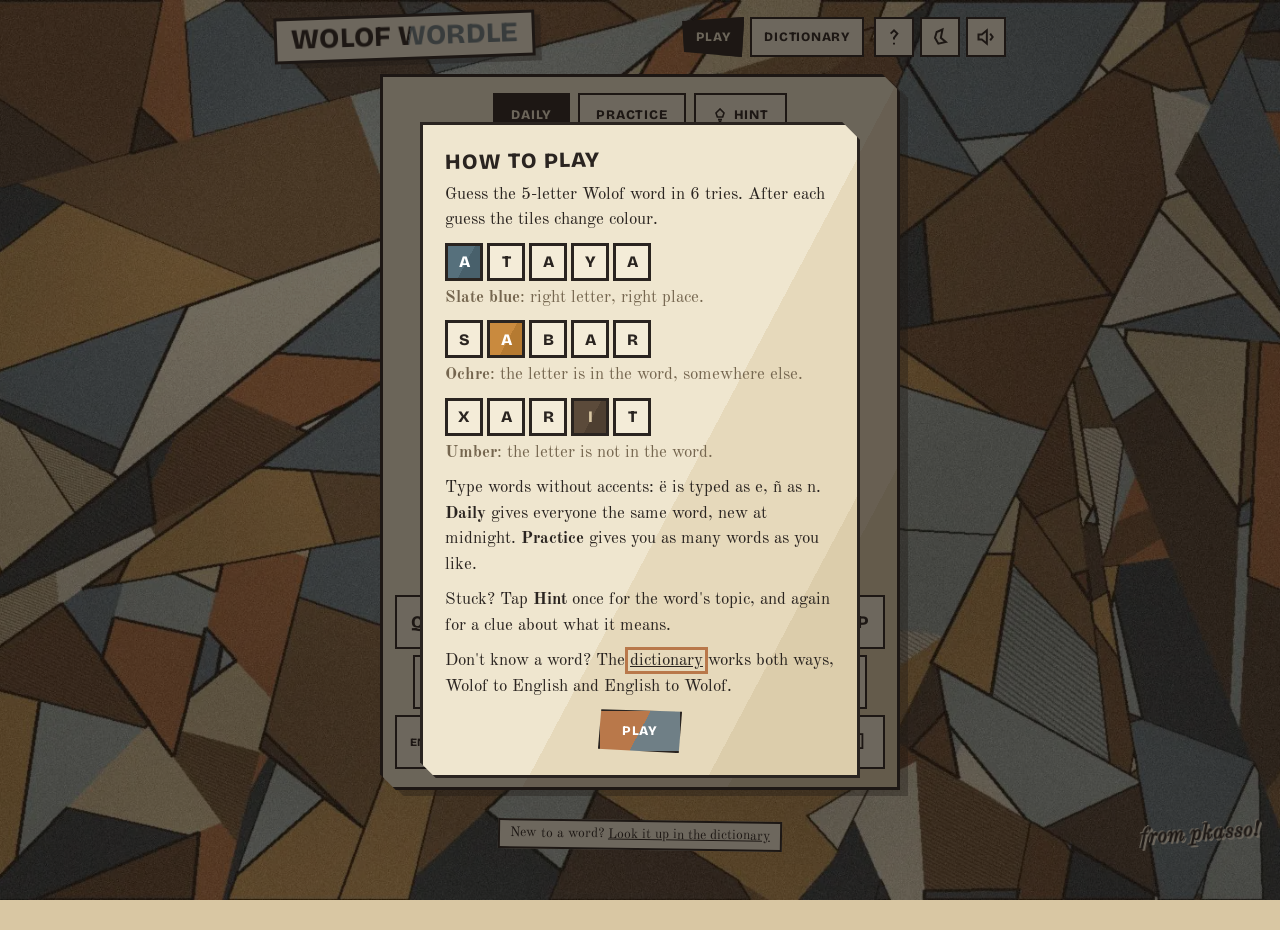
<file: index.html>
<!DOCTYPE html>
<html lang="en">
<head>
  <meta charset="utf-8">
  <meta name="viewport" content="width=device-width, initial-scale=1, maximum-scale=1">
  <title>Wolof Wordle: guess today's Wolof word</title>
  <meta name="description" content="Guess today's 5-letter Wolof word in six tries, then look up any Wolof word in the free Wolof-English dictionary.">
  <meta property="og:title" content="Wolof Wordle">
  <meta property="og:description" content="Guess today's 5-letter Wolof word in six tries. With a Wolof-English dictionary.">
  <meta name="theme-color" content="#d9c7a3">
  <link rel="manifest" href="manifest.webmanifest">
  <link rel="icon" href="icon.svg" type="image/svg+xml">
  <link rel="preload" href="assets/fonts/bricolage-grotesque-800.woff2" as="font" type="font/woff2" crossorigin>
  <script src="assets/theme.js"></script>
  <link rel="stylesheet" href="assets/site.css?v=2">
  <style>
    main { display: flex; flex-direction: column; align-items: center; }
    .game { width: 100%; max-width: 520px; display: flex; flex-direction: column; align-items: center; padding: 16px 12px 18px; }
    .modes { display: flex; gap: 8px; margin-bottom: 8px; }
    #sub { margin: 0 0 12px; font-style: italic; }

    .board { display: grid; gap: 7px; margin-bottom: 18px; }
    .rowg { display: grid; grid-template-columns: repeat(5, 1fr); gap: 7px; }
    .rowg.shake { animation: shake .35s; }
    @keyframes shake { 20%, 60% { transform: translateX(-7px) rotate(-1deg); } 40%, 80% { transform: translateX(7px) rotate(1deg); } }
    .tileg {
      width: min(15vw, 60px); height: min(15vw, 60px); display: grid; place-items: center;
      font: 800 clamp(1.25rem, 6vw, 1.9rem) var(--display); text-transform: uppercase;
      background: var(--plaque); border: var(--line-w) solid color-mix(in srgb, var(--line) 35%, transparent); color: var(--ink);
    }
    .tileg.filled { border-color: var(--line); animation: pop .12s; }
    @keyframes pop { 50% { transform: scale(1.08) rotate(-2deg); } }
    /* two planes per tile, seen from two sides at once */
    .tileg.ok   { background: linear-gradient(118deg, var(--ok) 0 55%, var(--ok-2) 55%); border-color: var(--line); color: var(--tile-on); }
    .tileg.near { background: linear-gradient(118deg, var(--near) 0 55%, var(--near-2) 55%); border-color: var(--line); color: var(--tile-on); }
    .tileg.no   { background: linear-gradient(118deg, var(--no) 0 55%, var(--no-2) 55%); border-color: var(--line); color: var(--no-ink); }
    .tileg.flip { animation: flip .36s ease-in-out both; }
    @keyframes flip { 50% { transform: rotateX(90deg); } }
    .rowg.won .tileg { animation: hop .5s ease both; }
    .rowg.won .tileg:nth-child(2) { animation-delay: .08s; } .rowg.won .tileg:nth-child(3) { animation-delay: .16s; }
    .rowg.won .tileg:nth-child(4) { animation-delay: .24s; } .rowg.won .tileg:nth-child(5) { animation-delay: .32s; }
    @keyframes hop { 40% { transform: translateY(-16px) rotate(-4deg); } 70% { transform: translateY(2px); } }

    .kb { width: 100%; display: grid; gap: 6px; user-select: none; -webkit-user-select: none; }
    .kb .r { display: flex; gap: 5px; justify-content: center; }
    .key {
      flex: 1; height: 54px; max-width: 46px; padding: 0; cursor: pointer; touch-action: manipulation;
      font: 800 1.1rem var(--display); text-transform: uppercase; color: var(--ink);
      background: var(--plaque); border: 2px solid var(--line);
    }
    .key.wide { flex: 1.6; max-width: 72px; font-size: 0.7rem; letter-spacing: 0.04em; }
    .key:active { transform: translateY(2px); }
    .key.ok   { background: var(--ok);   color: var(--tile-on); }
    .key.near { background: var(--near); color: var(--tile-on); }
    .key.no   { background: var(--no);   color: var(--no-ink); }

    .stats { display: grid; grid-template-columns: repeat(4, 1fr); text-align: center; margin: 16px 0; }
    .stats b { display: block; font: 800 1.5rem var(--display); }
    .stats span { font-size: 0.85rem; color: var(--muted); }
    .meaning { background: var(--plaque); border: 2px solid var(--line); padding: 12px 14px; transform: rotate(-0.6deg); }
    .meaning .w { font: 800 1.5rem var(--display); display: block; text-transform: lowercase; }
    .meaning .written { font-style: italic; color: var(--muted); font-size: 0.9rem; }
    .meaning a { display: inline-block; margin-top: 6px; font-style: italic; }
    .ex { display: flex; gap: 4px; margin: 6px 0 4px; }
    .ex .tileg { width: 38px; height: 38px; font-size: 1rem; }
    .dlg-actions { justify-content: center; margin-top: 4px; }
    #hintBtn { gap: 6px; }
    #hintBtn svg { width: 16px; height: 16px; }
    #hintBtn[disabled] { opacity: .45; cursor: default; }
    .hints { width: 100%; display: grid; gap: 6px; margin: -2px 0 12px; }
    .hints:empty { display: none; }
    .hint {
      background: var(--plaque); border: 2px solid var(--line); padding: 7px 12px; font-size: 0.98rem;
      animation: hintIn .3s ease both;
    }
    .hint:nth-child(1) { transform: rotate(-0.6deg); }
    .hint:nth-child(2) { transform: rotate(0.5deg); font-style: italic; }
    .hint b { font: 800 0.7rem var(--display); text-transform: uppercase; letter-spacing: 0.08em; color: var(--muted); margin-right: 6px; font-style: normal; }
    @keyframes hintIn { from { opacity: 0; transform: translateY(-6px) rotate(-2deg); } }
  </style>
</head>
<body data-page="play">
  <main>
    <div class="wrap-shadow" style="width:100%;max-width:520px">
      <section class="card game" aria-label="Wolof Wordle game">
        <div class="modes" role="group" aria-label="Game mode">
          <button class="btn on" id="dailyBtn">Daily</button>
          <button class="btn" id="practiceBtn">Practice</button>
          <button class="btn" id="hintBtn" aria-label="Get a hint"><svg viewBox="0 0 24 24" fill="none" stroke="currentColor" stroke-width="2.4"><path d="M12 3 6 9l2 6h8l2-6z"/><path d="M9 19h6M10 22h4"/></svg><span>Hint</span></button>
        </div>
        <p class="muted" id="sub"></p>
        <div class="hints" id="hints" aria-live="polite"></div>
        <div class="board" id="board" aria-live="polite"></div>
        <div class="kb" id="kb"></div>
      </section>
    </div>
  </main>
  <footer class="foot"><span>New to a word? <a href="dictionary/">Look it up in the dictionary</a></span><p class="sig">from pkasso!</p></footer>

  <dialog id="help">
    <h2>How to play</h2>
    <p>Guess the 5-letter Wolof word in 6 tries. After each guess the tiles change colour.</p>
    <div class="ex"><div class="tileg ok">a</div><div class="tileg filled">t</div><div class="tileg filled">a</div><div class="tileg filled">y</div><div class="tileg filled">a</div></div>
    <p class="muted"><b>Slate blue</b>: right letter, right place.</p>
    <div class="ex"><div class="tileg filled">s</div><div class="tileg near">a</div><div class="tileg filled">b</div><div class="tileg filled">a</div><div class="tileg filled">r</div></div>
    <p class="muted"><b>Ochre</b>: the letter is in the word, somewhere else.</p>
    <div class="ex"><div class="tileg filled">x</div><div class="tileg filled">a</div><div class="tileg filled">r</div><div class="tileg no">i</div><div class="tileg filled">t</div></div>
    <p class="muted"><b>Umber</b>: the letter is not in the word.</p>
    <p>Type words without accents: ë is typed as e, ñ as n. <b>Daily</b> gives everyone the same word, new at midnight. <b>Practice</b> gives you as many words as you like.</p>
    <p>Stuck? Tap <b>Hint</b> once for the word's topic, and again for a clue about what it means.</p>
    <p>Don't know a word? The <a href="dictionary/">dictionary</a> works both ways, Wolof to English and English to Wolof.</p>
    <div class="row dlg-actions"><button class="btn primary" onclick="this.closest('dialog').close()">Play</button></div>
  </dialog>

  <dialog id="done">
    <h2 id="doneTitle"></h2>
    <div class="meaning" id="meaning"></div>
    <div class="stats" id="stats"></div>
    <div class="row dlg-actions">
      <button class="btn primary" id="shareBtn" autofocus>Share</button>
      <button class="btn" id="againBtn">New word</button>
      <button class="btn" onclick="this.closest('dialog').close()">Close</button>
    </div>
    <p class="muted center italic" id="next" style="margin:14px 0 0"></p>
  </dialog>

  <script src="assets/site.js?v=2"></script>
  <script src="data/words.js?v=1"></script>
  <script src="data/dict.js?v=1"></script>
  <script src="data/hints.js?v=1"></script>
  <script>
    const ROWS = 6, LEN = 5;
    const day = dayNumber();
    // Wolof Wordle got its own site on 16 November 2026: that day is daily word #1.
    // (the word itself still follows the same order as before)
    const dailyNo = dayNumber(Date.UTC(2026, 10, 16)) + 1;
    // The same fixed shuffle PK Arcade used, so the daily word carries on where it left off.
    const ORDER = shuffle(WORDS.map((_, i) => i), seededRandom(2026));
    const dailyWord = WORDS[ORDER[((day % WORDS.length) + WORDS.length) % WORDS.length]];
    const byPlain = {};
    DICT.forEach(([w, pos, en, cat]) => { byPlain[plain(w)] ??= { w, pos, en, cat }; });
    const KIND = { n: "a thing (noun)", v: "an action (verb)", adj: "a describing word", adv: "a word about how or when" };

    let mode = "daily", answer, meaning, state, current = "", busy = false;
    const stats = store.get("stats", { played: 0, wins: 0, streak: 0, best: 0, lastWinDay: null });
    const board = document.getElementById("board"), kb = document.getElementById("kb");
    const $ = id => document.getElementById(id);

    for (let r = 0; r < ROWS; r++) {
      const row = document.createElement("div");
      row.className = "rowg";
      for (let c = 0; c < LEN; c++) row.appendChild(Object.assign(document.createElement("div"), { className: "tileg" }));
      board.appendChild(row);
    }
    ["qwertyuiop", "asdfghjkl", "+zxcvbnm-"].forEach(line => {
      const r = document.createElement("div");
      r.className = "r";
      for (const ch of line) {
        const k = document.createElement("button");
        k.className = "key";
        if (ch === "+") { k.textContent = "Enter"; k.classList.add("wide"); k.dataset.k = "Enter"; }
        else if (ch === "-") { k.innerHTML = "&#9003;"; k.classList.add("wide"); k.dataset.k = "Backspace"; k.setAttribute("aria-label", "Delete"); k.style.fontSize = "1.3rem"; }
        else { k.textContent = ch; k.dataset.k = ch; }
        r.appendChild(k);
      }
      kb.appendChild(r);
    });
    kb.addEventListener("click", e => { const k = e.target.closest(".key"); if (k) { press(k.dataset.k); k.blur(); } });
    document.addEventListener("keydown", e => {
      if (e.ctrlKey || e.metaKey || e.altKey || document.querySelector("dialog[open]")) return;
      if (e.key === "Enter" || e.key === "Backspace") { e.preventDefault(); press(e.key); }
      else if (/^[a-zëñéàó]$/i.test(e.key)) press(plain(e.key));
    });

    function start(newMode) {
      mode = newMode; current = ""; busy = false;
      if (mode === "daily") {
        [answer, meaning] = dailyWord;
        state = store.get("today", null);
        if (!state || state.day !== day || state.answer !== answer) state = { day, answer, guesses: [], finished: false, won: false, hints: 0 };
        $("sub").textContent = `Daily word #${dailyNo}`;
      } else {
        [answer, meaning] = WORDS[Math.floor(Math.random() * WORDS.length)];
        state = { guesses: [], finished: false, won: false, hints: 0 };
        $("sub").textContent = "Practice: a random word, play as many as you like";
      }
      $("dailyBtn").classList.toggle("on", mode === "daily");
      $("practiceBtn").classList.toggle("on", mode === "practice");
      for (let r = 0; r < ROWS; r++) { board.children[r].classList.remove("won"); paintRow(r, state.guesses[r] || "", state.guesses[r] ? score(state.guesses[r]) : null, false); }
      paintKeys();
      paintHints();
      if (state.finished) setTimeout(showDone, 300);
    }

    function score(guess) {
      // Two passes so repeated letters are coloured correctly (think of "ataya")
      const res = Array(LEN).fill("no"), left = {};
      for (let i = 0; i < LEN; i++) {
        if (guess[i] === answer[i]) res[i] = "ok"; else left[answer[i]] = (left[answer[i]] || 0) + 1;
      }
      for (let i = 0; i < LEN; i++) {
        if (res[i] !== "ok" && left[guess[i]] > 0) { res[i] = "near"; left[guess[i]]--; }
      }
      return res;
    }

    function paintRow(r, word, colours, animate) {
      const tiles = board.children[r].children;
      for (let i = 0; i < LEN; i++) {
        tiles[i].textContent = word[i] || "";
        tiles[i].className = "tileg" + (word[i] ? " filled" : "");
        if (!colours) continue;
        if (animate) setTimeout(() => { tiles[i].classList.add("flip"); sfx.flip(); setTimeout(() => tiles[i].classList.add(colours[i]), 180); }, i * 240);
        else tiles[i].classList.add(colours[i]);
      }
    }

    function paintKeys() {
      const rank = { no: 1, near: 2, ok: 3 }, best = {};
      state.guesses.forEach(g => score(g).forEach((c, i) => { if (!best[g[i]] || rank[c] > rank[best[g[i]]]) best[g[i]] = c; }));
      kb.querySelectorAll(".key").forEach(k => {
        k.classList.remove("ok", "near", "no");
        if (best[k.dataset.k]) k.classList.add(best[k.dataset.k]);
      });
    }

    function press(k) {
      if (state.finished || busy) return;
      if (k === "Backspace") { if (!current) return; current = current.slice(0, -1); sfx.del(); }
      else if (k === "Enter") return submit();
      else if (current.length < LEN) { current += k; sfx.key(); }
      paintRow(state.guesses.length, current);
    }

    function submit() {
      const r = state.guesses.length;
      if (current.length < LEN) {
        const row = board.children[r];
        row.classList.remove("shake"); void row.offsetWidth; row.classList.add("shake");
        sfx.bad();
        return toast("Not enough letters");
      }
      const guess = current;
      state.guesses.push(guess); current = ""; busy = true;
      paintRow(r, guess, score(guess), true);
      setTimeout(() => { paintKeys(); busy = false; }, LEN * 240 + 120);
      if (guess === answer || state.guesses.length === ROWS) {
        state.finished = true; state.won = guess === answer; paintHints();
        if (mode === "daily") updateStats();
        setTimeout(() => {
          if (state.won) { board.children[r].classList.add("won"); sfx.win(); confetti(); toast(["Jamm rekk!", "Rafet na!", "Waaw!", "Baax na!", "Phew!", "Just made it!"][r]); }
          else { sfx.lose(); toast(answer.toUpperCase(), 2400); }
          setTimeout(showDone, 1400);
        }, LEN * 240 + 260);
      }
      if (mode === "daily") store.set("today", state);
    }

    // Hint 1: the topic and kind of word. Hint 2: a clue about the meaning that never names it.
    function hintText(n) {
      const d = byPlain[answer];
      if (n === 1) {
        const topic = d && CATEGORIES[d.cat] ? CATEGORIES[d.cat] : "Everyday words";
        const kind = d && KIND[d.pos] ? `, ${KIND[d.pos]}` : "";
        return `<b>Topic</b>${escapeHtml(topic)}${escapeHtml(kind)}`;
      }
      const clue = HINTS[answer] || `It starts with ${answer[0].toUpperCase()}`;
      return `<b>Clue</b>${escapeHtml(clue)}`;
    }
    function paintHints() {
      const n = state.hints || 0;
      $("hints").innerHTML = Array.from({ length: n }, (_, i) => `<div class="hint">${hintText(i + 1)}</div>`).join("");
      const btn = $("hintBtn");
      btn.disabled = n >= 2 || state.finished;
      btn.querySelector("span").textContent = n === 0 ? "Hint" : n === 1 ? "Clue" : "Used";
      btn.setAttribute("aria-label", n === 0 ? "Show the topic" : n === 1 ? "Show a clue" : "No more hints");
    }
    $("hintBtn").onclick = () => {
      if (state.finished || (state.hints || 0) >= 2) return;
      state.hints = (state.hints || 0) + 1;
      sfx.ok();
      paintHints();
      if (mode === "daily") store.set("today", state);
    };

    function updateStats() {
      stats.played++;
      if (state.won) {
        stats.wins++;
        stats.streak = stats.lastWinDay === day - 1 ? stats.streak + 1 : 1;
        stats.best = Math.max(stats.best, stats.streak);
        stats.lastWinDay = day;
      } else stats.streak = 0;
      store.set("stats", stats);
    }

    function resultText() {
      const emoji = { ok: "🟦", near: "🟧", no: "🟫" };
      const grid = state.guesses.map(g => score(g).map(c => emoji[c]).join("")).join("\n");
      const label = mode === "daily" ? `#${dailyNo}` : "practice";
      const hints = state.hints ? ` · ${"💡".repeat(state.hints)}` : "";
      return `Wolof Wordle ${label} ${state.won ? state.guesses.length : "X"}/6${hints}\n\n${grid}\n\n${location.origin}/`;
    }

    function showDone() {
      $("doneTitle").textContent = state.won ? "Rafet na!" : "Next time";
      const d = byPlain[answer];
      const written = d && d.w !== answer ? `<span class="written">written ${escapeHtml(d.w)}</span><br>` : "";
      $("meaning").innerHTML = `<span class="w">${escapeHtml(answer)}</span>${written}${escapeHtml(meaning)}<br>
        <a href="dictionary/?q=${encodeURIComponent(answer)}">See it in the dictionary &rarr;</a>`;
      const pct = stats.played ? Math.round(100 * stats.wins / stats.played) : 0;
      $("stats").innerHTML = [[stats.played, "Played"], [pct, "Win %"], [stats.streak, "Streak"], [stats.best, "Best"]]
        .map(([v, l]) => `<div><b>${v}</b><span>${l}</span></div>`).join("");
      const now = new Date(), midnight = Date.UTC(now.getUTCFullYear(), now.getUTCMonth(), now.getUTCDate() + 1);
      const h = Math.floor((midnight - now) / 3600000), m = Math.floor((midnight - now) / 60000) % 60;
      $("next").textContent = mode === "daily" ? `Next daily word in ${h}h ${m}m` : "";
      $("againBtn").textContent = mode === "daily" ? "Practice" : "New word";
      $("done").showModal();
    }
    $("shareBtn").onclick = () => shareText(resultText());
    $("againBtn").onclick = () => { $("done").close(); start("practice"); };
    $("helpBtn").onclick = () => $("help").showModal();
    $("dailyBtn").onclick = () => start("daily");
    $("practiceBtn").onclick = () => start("practice");

    start("daily");
    if (!state.finished && !store.get("seen-help", false)) { $("help").showModal(); store.set("seen-help", true); }
  </script>
</body>
</html>
</file>
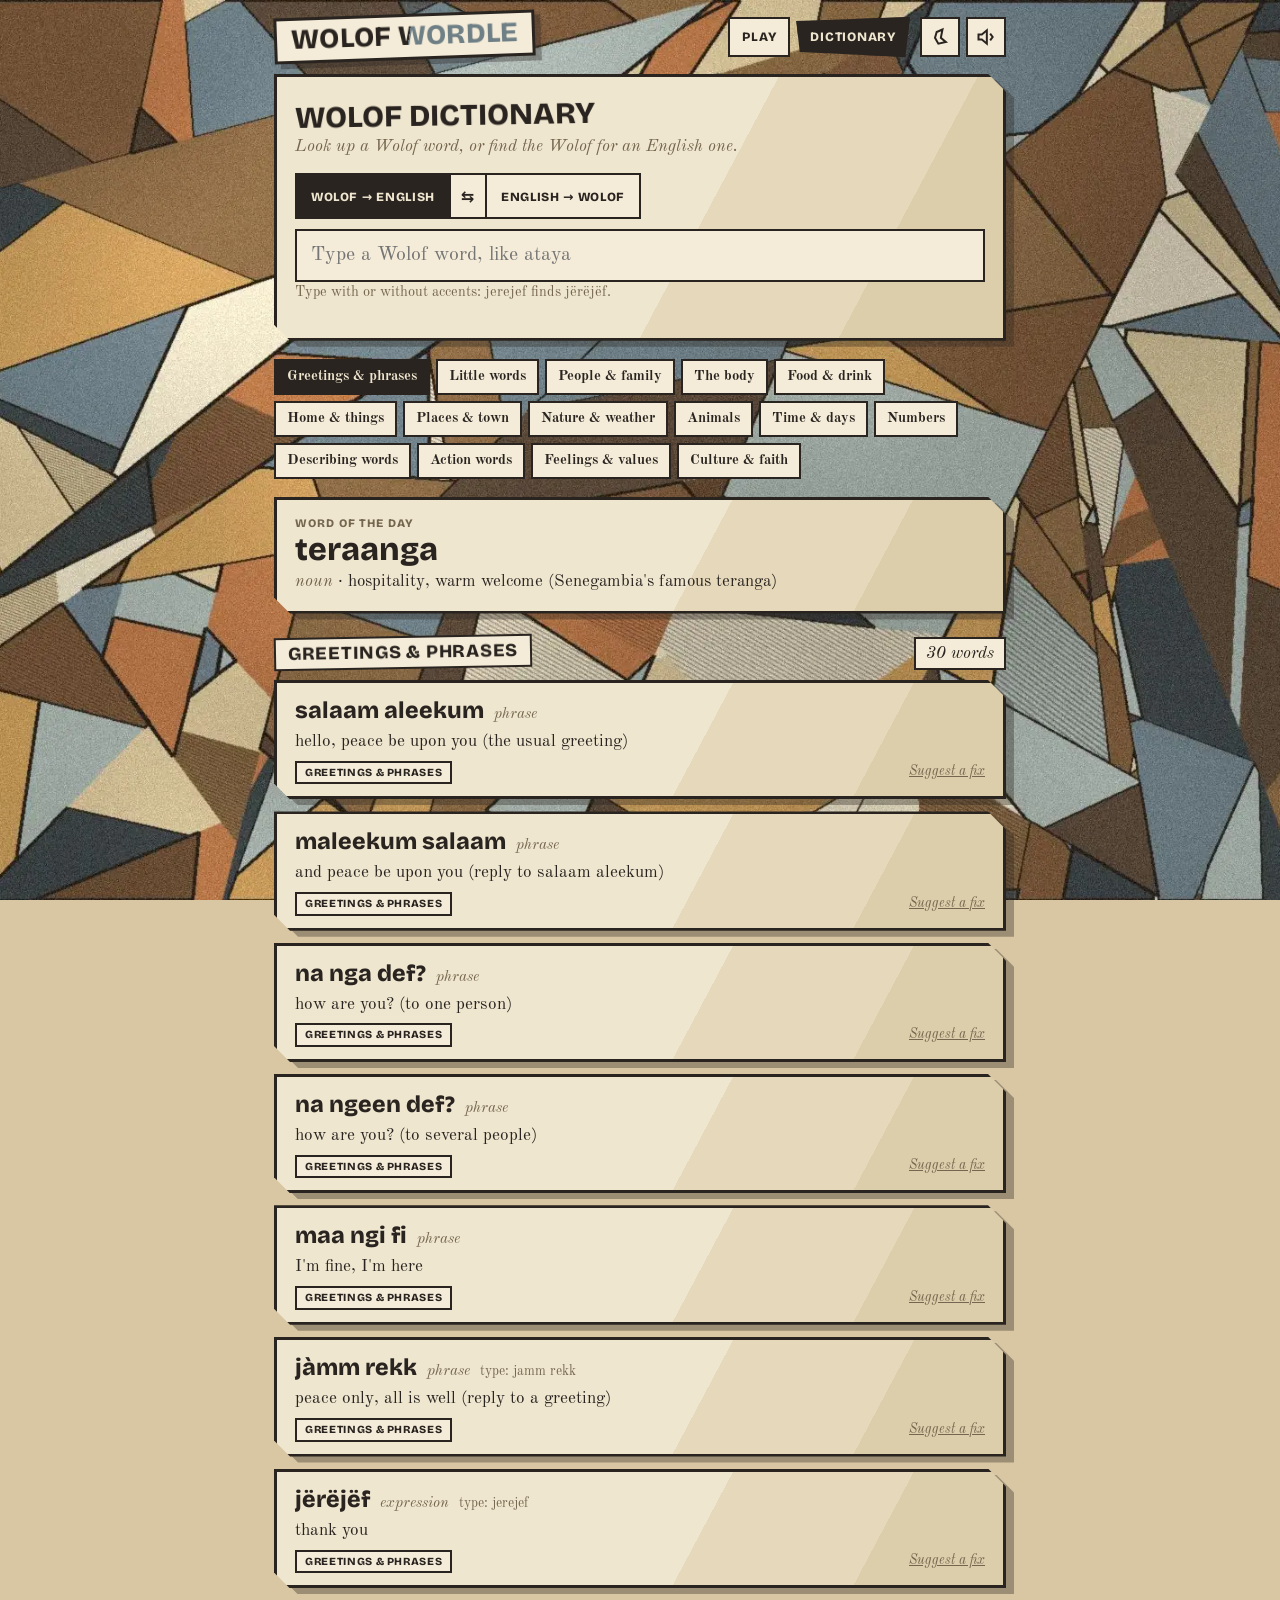
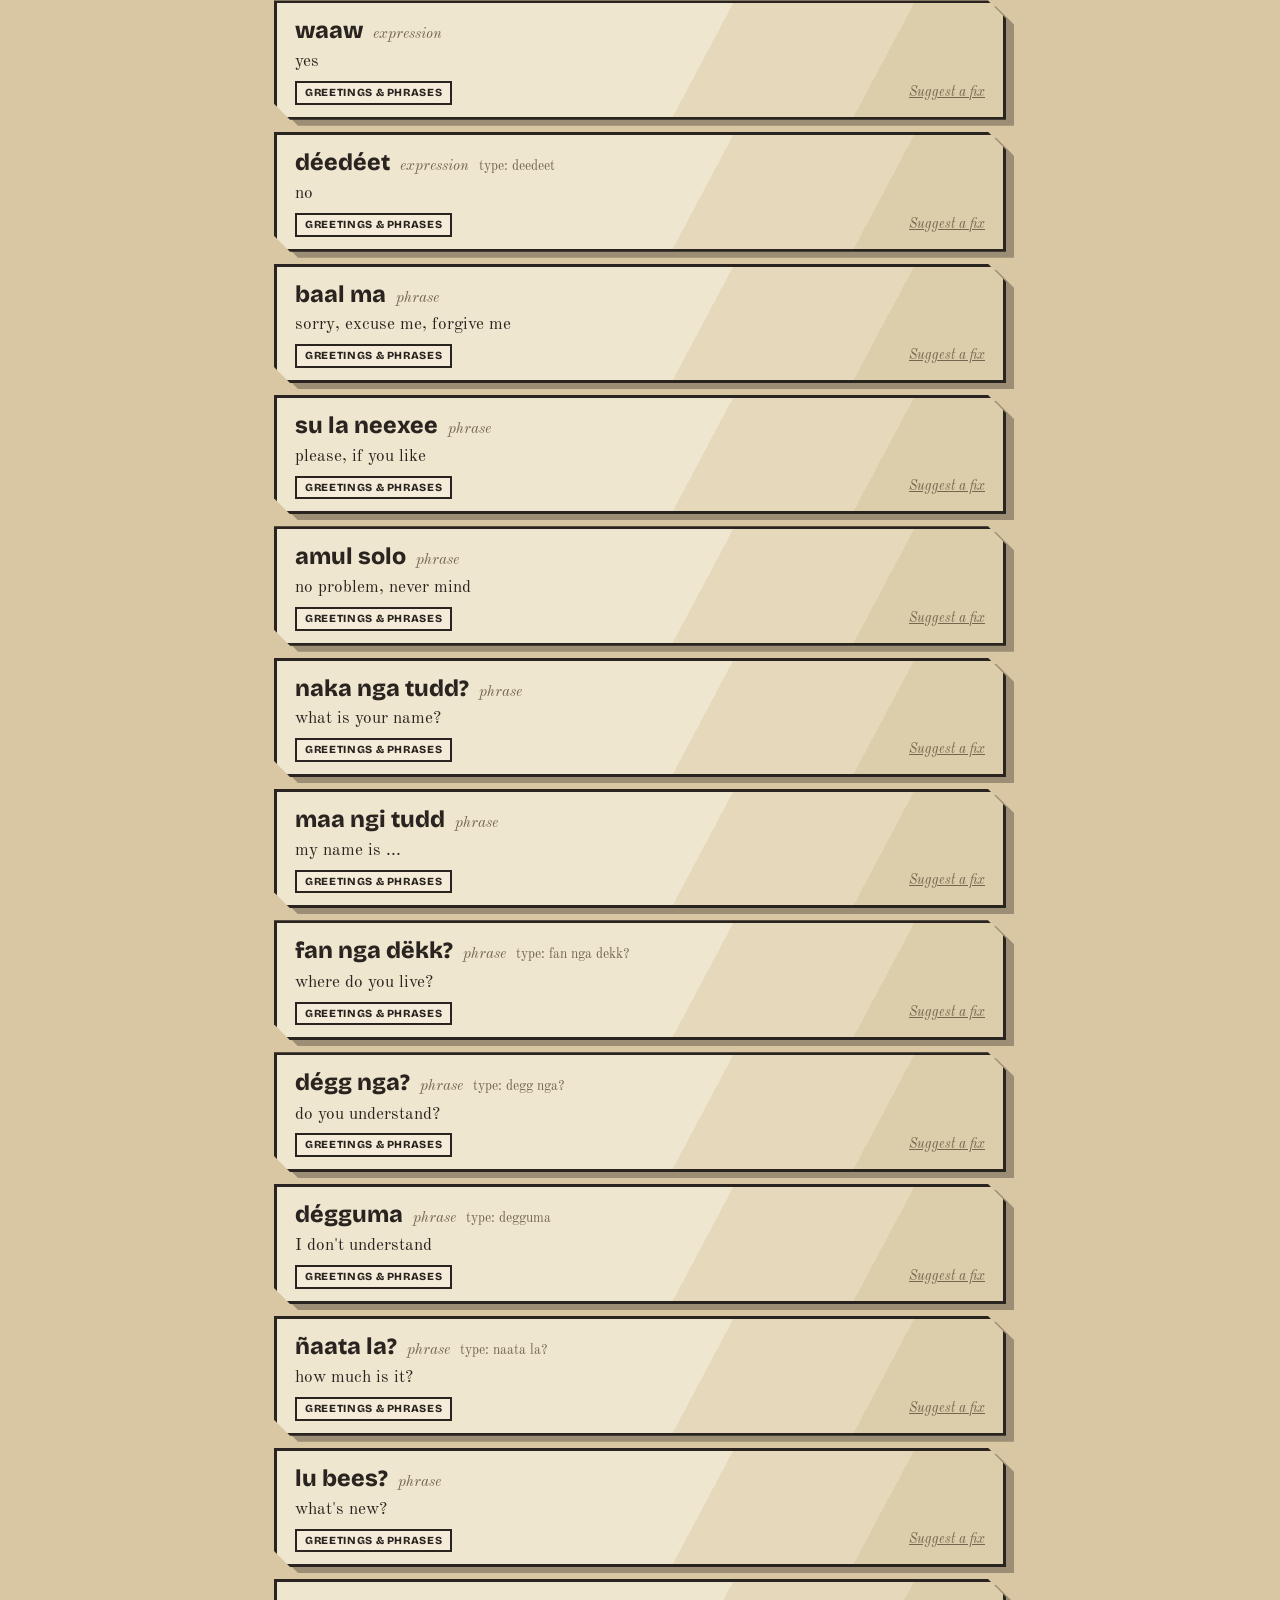
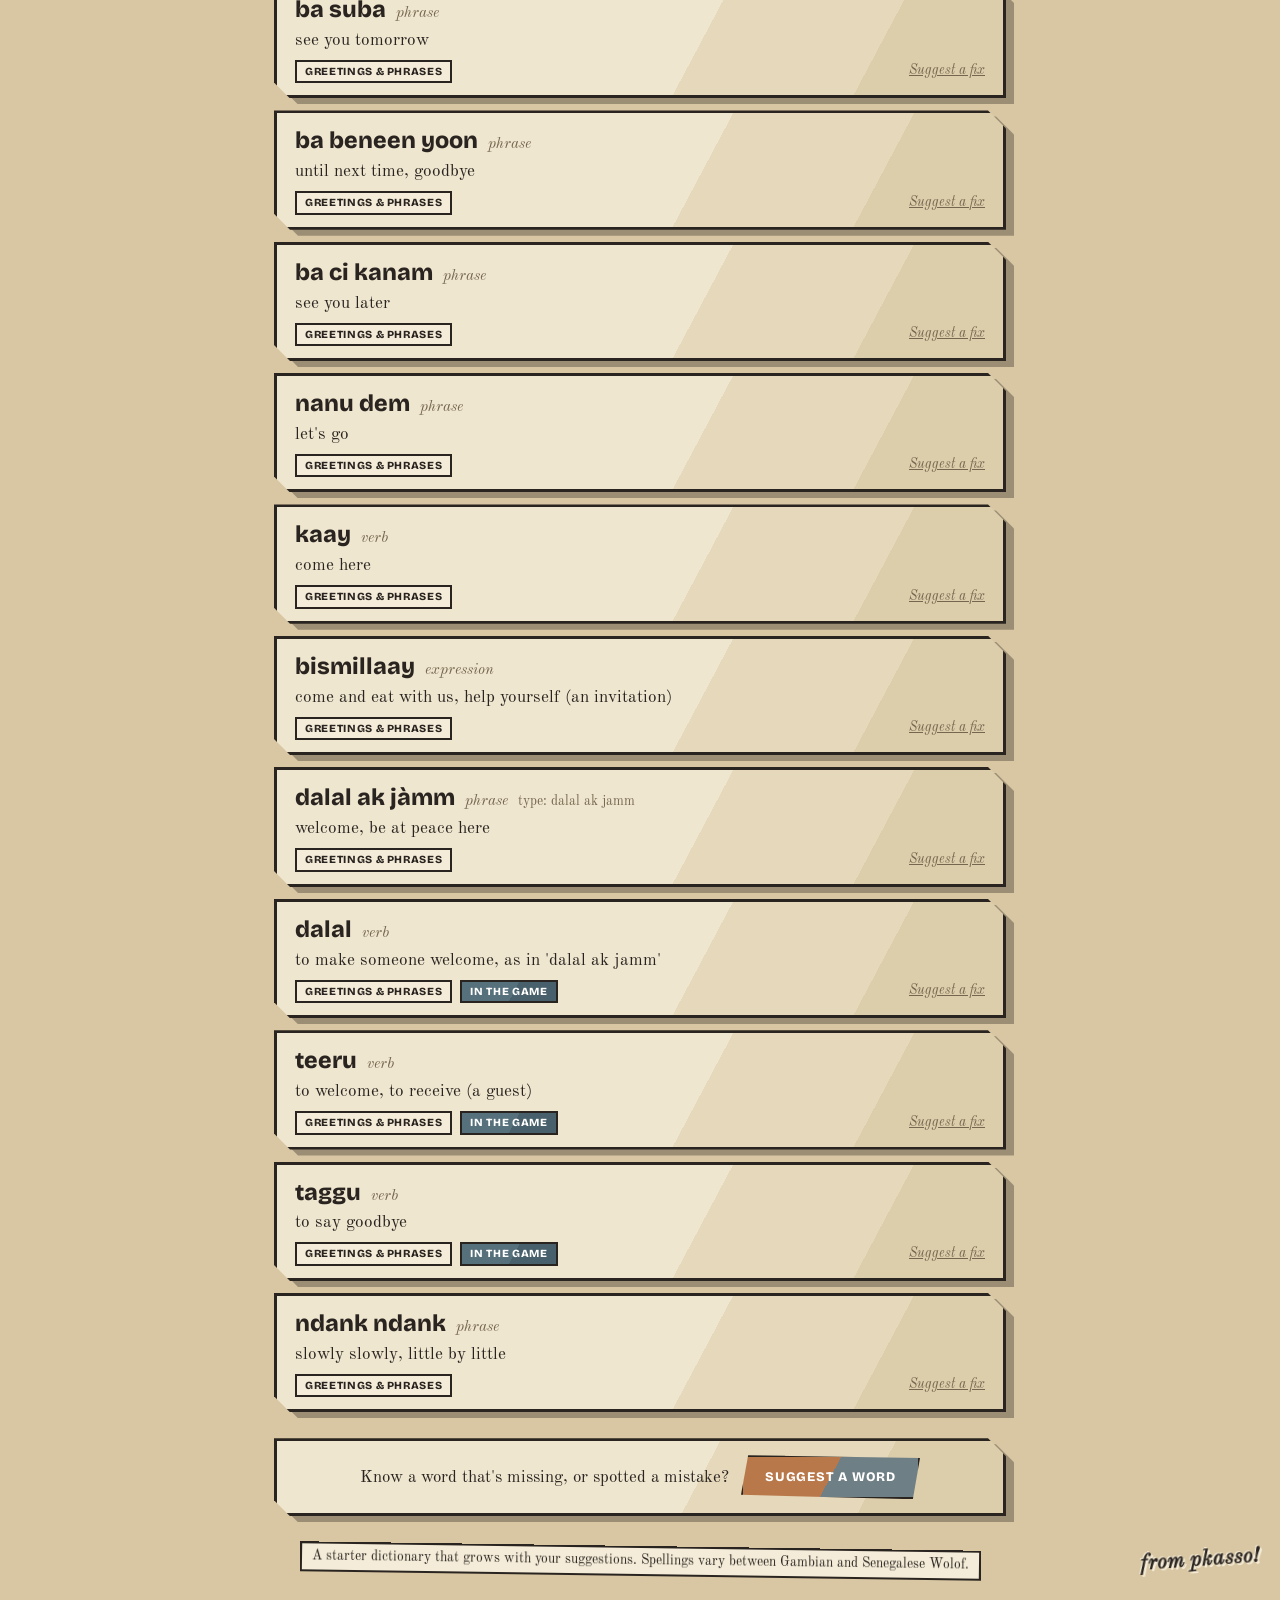
<file: dictionary/index.html>
<!DOCTYPE html>
<html lang="en">
<head>
  <meta charset="utf-8">
  <meta name="viewport" content="width=device-width, initial-scale=1">
  <title>Wolof Dictionary: Wolof to English and English to Wolof</title>
  <meta name="description" content="Free Wolof-English dictionary. Look up a Wolof word, or find the Wolof for an English word. Search works without accents.">
  <meta property="og:title" content="Wolof Dictionary">
  <meta property="og:description" content="Look up Wolof words in English, and English words in Wolof.">
  <meta name="theme-color" content="#d9c7a3">
  <link rel="manifest" href="../manifest.webmanifest">
  <link rel="icon" href="../icon.svg" type="image/svg+xml">
  <link rel="preload" href="../assets/fonts/bricolage-grotesque-800.woff2" as="font" type="font/woff2" crossorigin>
  <script src="../assets/theme.js"></script>
  <link rel="stylesheet" href="../assets/site.css?v=2">
  <style>
    .search { padding: 18px 18px 20px; }
    .search h1 { font-size: clamp(1.4rem, 5vw, 1.9rem); text-transform: uppercase; transform: rotate(-1deg); margin-bottom: 4px; }
    .search > p { margin: 0 0 14px; }
    .dir { display: inline-flex; border: 2px solid var(--line); margin-bottom: 10px; background: var(--plaque); }
    .dir button {
      min-height: 42px; padding: 0 14px; border: 0; background: none; cursor: pointer;
      font: 800 0.78rem var(--display); text-transform: uppercase; letter-spacing: 0.05em;
    }
    .dir button[aria-pressed='true'] { background: var(--ink); color: var(--paper); }
    .dir .swap { border-left: 2px solid var(--line); border-right: 2px solid var(--line); padding: 0 10px; font-size: 1rem; }
    .box { position: relative; }
    .box input { font-size: 1.25rem; padding: 12px 44px 12px 14px; }
    .box .clear { position: absolute; right: 6px; top: 50%; transform: translateY(-50%); width: 34px; height: 34px; border: 0; background: none; cursor: pointer; font-size: 1.4rem; color: var(--muted); }
    .hint { margin: 8px 0 0; font-size: 0.9rem; }

    .cats { display: flex; flex-wrap: wrap; gap: 6px; margin: 18px 0 4px; }
    .cats button {
      min-height: 36px; padding: 0 11px; cursor: pointer; background: var(--plaque); border: 2px solid var(--line);
      font: 700 0.92rem var(--body);
    }
    .cats button[aria-pressed='true'] { background: var(--ink); color: var(--paper); }

    .head-row { display: flex; align-items: baseline; justify-content: space-between; gap: 10px; flex-wrap: wrap; margin: 22px 0 10px; }
    .head-row h2 { margin: 0; background: var(--plaque); border: 2px solid var(--line); padding: 4px 12px; transform: rotate(-1deg); }
    .head-row .count { background: var(--plaque); border: 2px solid var(--line); padding: 2px 10px; font-style: italic; }

    .results { display: grid; gap: 12px; }
    .entry { padding: 14px 18px 12px; }
    .entry:nth-child(3n+2) { transform: rotate(0.4deg); }
    .entry:nth-child(3n) { transform: rotate(-0.35deg); }
    .entry .top { display: flex; align-items: baseline; gap: 10px; flex-wrap: wrap; }
    .entry .hw { font: 800 1.45rem/1.2 var(--display); margin: 0; }
    .entry .pos { font: italic 0.95rem var(--body); color: var(--muted); }
    .entry .typed { font-size: 0.85rem; color: var(--muted); }
    .entry .en { margin: 4px 0 6px; font-size: 1.08rem; }
    .entry .meta { display: flex; gap: 8px; align-items: center; flex-wrap: wrap; font-size: 0.85rem; }
    .tag { border: 2px solid var(--line); padding: 0 8px; background: var(--plaque); font: 800 0.68rem/1.8 var(--display); text-transform: uppercase; letter-spacing: 0.06em; }
    .tag.game { background: linear-gradient(118deg, var(--ok) 55%, var(--ok-2) 55%); color: var(--tile-on); }
    .linkbtn { background: none; border: 0; padding: 0; cursor: pointer; text-decoration: underline; font-style: italic; color: var(--muted); margin-left: auto; }
    mark { background: color-mix(in srgb, var(--near) 55%, transparent); color: inherit; padding: 0 1px; }
    [data-theme='blueperiod'] mark { background: var(--near); color: #0b1626; }

    .empty { padding: 20px; text-align: center; }
    .empty p { margin: 0 0 12px; }
    .wotd { padding: 16px 18px; margin-top: 18px; }
    .wotd .label { font: 800 0.72rem var(--display); text-transform: uppercase; letter-spacing: 0.08em; color: var(--muted); }
    .wotd .hw { font: 800 2rem/1.1 var(--display); margin: 2px 0; }
    .suggest-bar { display: flex; align-items: center; justify-content: center; gap: 12px; flex-wrap: wrap; margin: 26px 0 0; padding: 14px; }
    .suggest-bar p { margin: 0; }

    .seg { display: flex; border: 2px solid var(--line); background: var(--plaque); }
    .seg label { flex: 1; margin: 0; text-align: center; cursor: pointer; padding: 9px 6px; }
    .seg input { position: absolute; opacity: 0; }
    .seg label:has(input:checked) { background: var(--ink); color: var(--paper); }
    .seg label:has(input:focus-visible) { outline: 3px solid var(--ochre); outline-offset: -3px; }
    .hp { position: absolute; left: -9999px; }
    .sent { text-align: center; }
  </style>
</head>
<body data-page="dictionary">
  <main>
    <div class="wrap-shadow">
      <section class="card search">
        <h1>Wolof dictionary</h1>
        <p class="muted italic">Look up a Wolof word, or find the Wolof for an English one.</p>
        <div class="dir" role="group" aria-label="Search direction">
          <button id="dirWo" aria-pressed="true">Wolof &rarr; English</button>
          <button class="swap" id="swap" aria-label="Swap direction">&#8646;</button>
          <button id="dirEn" aria-pressed="false">English &rarr; Wolof</button>
        </div>
        <div class="box">
          <label for="q" class="sr">Search</label>
          <input class="field" id="q" type="search" autocomplete="off" autocapitalize="off" spellcheck="false" enterkeyhint="search">
          <button class="clear" id="clear" aria-label="Clear search" hidden>&times;</button>
        </div>
        <p class="hint muted" id="hint"></p>
      </section>
    </div>

    <div id="browse">
      <div class="cats" id="cats" role="group" aria-label="Browse by topic"></div>
      <div class="wrap-shadow"><section class="card wotd" id="wotd"></section></div>
    </div>

    <div class="head-row"><h2 id="listTitle"></h2><span class="count" id="count"></span></div>
    <div class="results" id="results" aria-live="polite"></div>

    <div class="wrap-shadow"><div class="card suggest-bar">
      <p>Know a word that's missing, or spotted a mistake?</p>
      <button class="btn primary" id="suggestBtn">Suggest a word</button>
    </div></div>
  </main>
  <footer class="foot"><span>A starter dictionary that grows with your suggestions. Spellings vary between Gambian and Senegalese Wolof.</span><p class="sig">from pkasso!</p></footer>

  <dialog id="suggest">
    <form id="sForm" method="dialog">
      <h2 id="sTitle">Suggest a word</h2>
      <div class="seg" role="radiogroup" aria-label="What are you sending?">
        <label><input type="radio" name="kind" value="new" checked> A new word</label>
        <label><input type="radio" name="kind" value="fix"> A correction</label>
      </div>
      <label for="sWo">Wolof word</label>
      <input class="field" id="sWo" name="wolof" required maxlength="80" autocomplete="off" autocapitalize="off">
      <label for="sEn">What it means in English</label>
      <input class="field" id="sEn" name="english" required maxlength="200" autocomplete="off">
      <label for="sNote">Anything else <span class="muted">(how it's used, a correction, where it's said)</span></label>
      <textarea class="field" id="sNote" name="note" maxlength="600"></textarea>
      <label for="sName">Your name <span class="muted">(optional, to thank you)</span></label>
      <input class="field" id="sName" name="who" maxlength="60" autocomplete="name">
      <input class="hp" name="website" tabindex="-1" autocomplete="off" aria-hidden="true">
      <div class="row" style="justify-content:center;margin-top:16px">
        <button class="btn primary" type="submit" id="sSend">Send</button>
        <button class="btn" type="button" id="sCancel">Cancel</button>
      </div>
    </form>
    <div class="sent" id="sDone" hidden>
      <h2>Jërëjëf!</h2>
      <p id="sDoneMsg">Thank you. Your word will be checked before it's added.</p>
      <button class="btn primary" id="sClose">Close</button>
    </div>
  </dialog>

  <script src="../assets/site.js?v=2"></script>
  <script src="../data/words.js?v=1"></script>
  <script src="../data/dict.js?v=1"></script>
  <script>
    const $ = id => document.getElementById(id);
    const POS = { n: "noun", v: "verb", adj: "describing word", adv: "adverb", num: "number", pron: "pronoun", q: "question word", phr: "phrase", intj: "expression", conj: "joining word" };
    const gameWords = new Set(WORDS.map(w => w[0]));

    // Every Wordle answer is in the dictionary; anything added to words.js later shows up too.
    const entries = DICT.map(([w, pos, en, cat]) => ({ w, pos, en, cat }));
    const have = new Set(entries.map(e => plain(e.w)));
    WORDS.forEach(([w, en]) => { if (!have.has(w)) entries.push({ w, pos: "", en, cat: "more" }); });
    const cats = { ...CATEGORIES };
    if (entries.some(e => e.cat === "more")) cats.more = "More words";
    entries.forEach(e => {
      e.key = plain(e.w).replace(/[?!.]/g, "").trim();
      e.game = gameWords.has(e.key);
      // the English meaning split into its senses, without the bits in brackets: "to go back, to return" -> ["go back", "return"]
      e.senses = e.en.toLowerCase().replace(/\([^)]*\)/g, "").split(/[;,]/).map(s => s.trim().replace(/^(to|a|an|the) /, "")).filter(Boolean);
    });

    let dir = "wo", cat = "greet";

    // ---------- search ----------
    function searchWolof(q) {
      const p = plain(q).replace(/[?!.]/g, "").trim();
      if (!p) return [];
      return entries.map(e => {
        let s = 0;
        if (e.key === p) s = 100;
        else if (e.key.startsWith(p)) s = 80 - (e.key.length - p.length);
        else if (e.key.split(/[\s-]/).some(part => part.startsWith(p))) s = 60;
        else if (p.length > 2 && e.key.includes(p)) s = 40;
        return [s, e];
      }).filter(x => x[0] > 0).sort((a, b) => b[0] - a[0] || a[1].key.length - b[1].key.length).map(x => x[1]);
    }
    function searchEnglish(q) {
      const p = q.toLowerCase().trim().replace(/^(to|a|an|the) /, "");
      if (!p) return [];
      const word = new RegExp("\\b" + p.replace(/[.*+?^${}()|[\]\\]/g, "\\$&"));
      return entries.map(e => {
        let s = 0;
        if (e.senses.includes(p)) s = 100 - e.senses.indexOf(p) * 5;
        else if (e.senses.some(x => x.startsWith(p + " ") || x.endsWith(" " + p))) s = 70;
        else if (word.test(e.en.toLowerCase())) s = 50;
        else if (p.length > 2 && e.en.toLowerCase().includes(p)) s = 20;
        return [s, e];
      }).filter(x => x[0] > 0).sort((a, b) => b[0] - a[0] || a[1].en.length - b[1].en.length).map(x => x[1]);
    }

    // ---------- drawing ----------
    function highlight(text, q, wolof) {
      const safe = escapeHtml(text);
      if (!q) return safe;
      if (wolof) {
        // match on the accent-free form but mark the real letters
        const p = plain(q).trim(), i = plain(text).indexOf(p);
        if (!p || i < 0) return safe;
        return escapeHtml(text.slice(0, i)) + "<mark>" + escapeHtml(text.slice(i, i + p.length)) + "</mark>" + escapeHtml(text.slice(i + p.length));
      }
      const p = q.toLowerCase().trim().replace(/^(to|a|an|the) /, "");
      if (p.length < 2) return safe;
      return safe.replace(new RegExp("(" + escapeHtml(p).replace(/[.*+?^${}()|[\]\\]/g, "\\$&") + ")", "gi"), "<mark>$1</mark>");
    }
    function card(e, q, qdir) {
      const typed = plain(e.w) !== e.w.toLowerCase() ? `<span class="typed">type: ${escapeHtml(plain(e.w))}</span>` : "";
      return `<article class="wrap-shadow"><div class="card entry">
        <div class="top"><h3 class="hw">${highlight(e.w, qdir === "wo" ? q : "", true)}</h3>${e.pos ? `<span class="pos">${POS[e.pos]}</span>` : ""}${typed}</div>
        <p class="en">${highlight(e.en, qdir === "en" ? q : "", false)}</p>
        <div class="meta"><span class="tag">${escapeHtml(cats[e.cat] || "")}</span>${e.game ? '<span class="tag game" title="This word can come up in Wolof Wordle">In the game</span>' : ""}
          <button class="linkbtn" data-fix="${escapeHtml(e.w)}">Suggest a fix</button></div>
      </div></article>`;
    }

    function render() {
      const q = $("q").value;
      $("clear").hidden = !q;
      $("hint").textContent = dir === "wo"
        ? "Type with or without accents: jerejef finds jërëjëf."
        : "Try: water, friend, thank you, to go";
      $("q").placeholder = dir === "wo" ? "Type a Wolof word, like ataya" : "Type an English word, like water";
      $("dirWo").setAttribute("aria-pressed", dir === "wo");
      $("dirEn").setAttribute("aria-pressed", dir === "en");
      const url = new URL(location.href);
      url.search = "";
      if (q) url.searchParams.set("q", q);
      if (dir === "en") url.searchParams.set("d", "en");
      history.replaceState(null, "", url);

      if (!q.trim()) {
        $("browse").hidden = false;
        $("cats").querySelectorAll("button").forEach(b => b.setAttribute("aria-pressed", b.dataset.cat === cat));
        const list = entries.filter(e => e.cat === cat);
        $("listTitle").textContent = cats[cat];
        $("count").textContent = `${list.length} words`;
        $("results").innerHTML = list.map(e => card(e)).join("");
        return;
      }
      $("browse").hidden = true;
      let found = dir === "wo" ? searchWolof(q) : searchEnglish(q), shownDir = dir, note = "";
      if (!found.length) {
        // nothing this way round: maybe they typed English in the Wolof box, or the other way
        const other = dir === "wo" ? searchEnglish(q) : searchWolof(q);
        if (other.length) { found = other; shownDir = dir === "wo" ? "en" : "wo"; note = dir === "wo" ? " (searched the English meanings)" : " (searched the Wolof words)"; }
      }
      $("listTitle").textContent = `Results for “${q.trim()}”`;
      $("count").textContent = found.length ? `${found.length} found${note}` : "nothing yet";
      if (!found.length) {
        $("results").innerHTML = `<div class="wrap-shadow"><div class="card empty">
          <p><b>“${escapeHtml(q.trim())}”</b> isn't in the dictionary yet.</p>
          <p class="muted">The dictionary is new and grows with suggestions from people who speak Wolof.</p>
          <button class="btn primary" id="suggestMissing">Suggest it</button></div></div>`;
        $("suggestMissing").onclick = () => openSuggest("new", dir === "wo" ? q.trim() : "", dir === "en" ? q.trim() : "");
        return;
      }
      $("results").innerHTML = found.slice(0, 60).map(e => card(e, q, shownDir)).join("");
    }

    // word of the day: never a Wordle answer, so it can't spoil the game
    function wordOfTheDay() {
      const pool = entries.filter(e => !e.game && e.cat !== "numbers");
      const e = pool[Math.floor(seededRandom(dayNumber() + 77)() * pool.length)];
      $("wotd").innerHTML = `<div class="label">Word of the day</div><div class="hw">${escapeHtml(e.w)}</div>
        <div><span class="muted italic">${POS[e.pos] || ""}</span> &middot; ${escapeHtml(e.en)}</div>`;
    }

    // ---------- controls ----------
    $("cats").innerHTML = Object.entries(cats).map(([k, v]) => `<button data-cat="${k}" aria-pressed="false">${v}</button>`).join("");
    $("cats").onclick = e => { const b = e.target.closest("button"); if (b) { cat = b.dataset.cat; render(); } };
    $("dirWo").onclick = () => { dir = "wo"; render(); $("q").focus(); };
    $("dirEn").onclick = () => { dir = "en"; render(); $("q").focus(); };
    $("swap").onclick = () => { dir = dir === "wo" ? "en" : "wo"; render(); $("q").focus(); };
    let t;
    $("q").addEventListener("input", () => { clearTimeout(t); t = setTimeout(render, 90); });
    $("q").addEventListener("keydown", e => { if (e.key === "Enter") { e.preventDefault(); $("q").blur(); } });
    $("clear").onclick = () => { $("q").value = ""; render(); $("q").focus(); };
    $("results").addEventListener("click", e => {
      const b = e.target.closest("[data-fix]");
      if (b) { const en = entries.find(x => x.w === b.dataset.fix); openSuggest("fix", b.dataset.fix, en ? en.en : ""); }
    });

    // ---------- suggestions ----------
    // Sent to /api/suggest (a Cloudflare Pages Function). With no signal, they wait on the
    // phone and go out the next time the dictionary opens.
    const dlg = $("suggest"), form = $("sForm");
    function openSuggest(kind = "new", wolof = "", english = "") {
      form.reset();
      form.kind.value = kind;
      form.wolof.value = wolof; form.english.value = english;
      form.who.value = store.get("name", "");
      $("sTitle").textContent = kind === "fix" ? "Suggest a correction" : "Suggest a word";
      form.hidden = false; $("sDone").hidden = true;
      dlg.showModal();
      (wolof ? (kind === "fix" ? form.note : form.english) : form.wolof).focus();
    }
    form.addEventListener("change", e => { if (e.target.name === "kind") $("sTitle").textContent = form.kind.value === "fix" ? "Suggest a correction" : "Suggest a word"; });
    async function send(item) {
      const res = await fetch(new URL("api/suggest", ROOT), { method: "POST", headers: { "Content-Type": "application/json" }, body: JSON.stringify(item) });
      if (!res.ok) throw new Error(res.status);
    }
    form.addEventListener("submit", async e => {
      e.preventDefault();
      const item = Object.fromEntries(new FormData(form));
      item.wolof = item.wolof.trim(); item.english = item.english.trim();
      if (!item.wolof || !item.english) return;
      if (item.who) store.set("name", item.who.trim());
      $("sSend").disabled = true;
      try { await send(item); $("sDoneMsg").textContent = "Thank you. Your suggestion will be checked before it's added."; }
      catch {
        const outbox = store.get("outbox", []); outbox.push(item); store.set("outbox", outbox);
        $("sDoneMsg").textContent = "Saved on your phone. It will send by itself next time you're online and open the dictionary.";
      }
      $("sSend").disabled = false;
      sfx.ok();
      form.hidden = true; $("sDone").hidden = false;
    });
    $("sCancel").onclick = () => dlg.close();
    $("sClose").onclick = () => dlg.close();
    $("suggestBtn").onclick = () => openSuggest("new", dir === "wo" ? $("q").value.trim() : "", dir === "en" ? $("q").value.trim() : "");
    (async function flushOutbox() {
      const outbox = store.get("outbox", []);
      if (!outbox.length || !navigator.onLine) return;
      const left = [];
      for (const item of outbox) { try { await send(item); } catch { left.push(item); } }
      store.set("outbox", left);
    })();

    // ---------- start ----------
    const params = new URLSearchParams(location.search);
    if (params.get("d") === "en") dir = "en";
    $("q").value = params.get("q") || "";
    wordOfTheDay();
    render();
  </script>
</body>
</html>
</file>
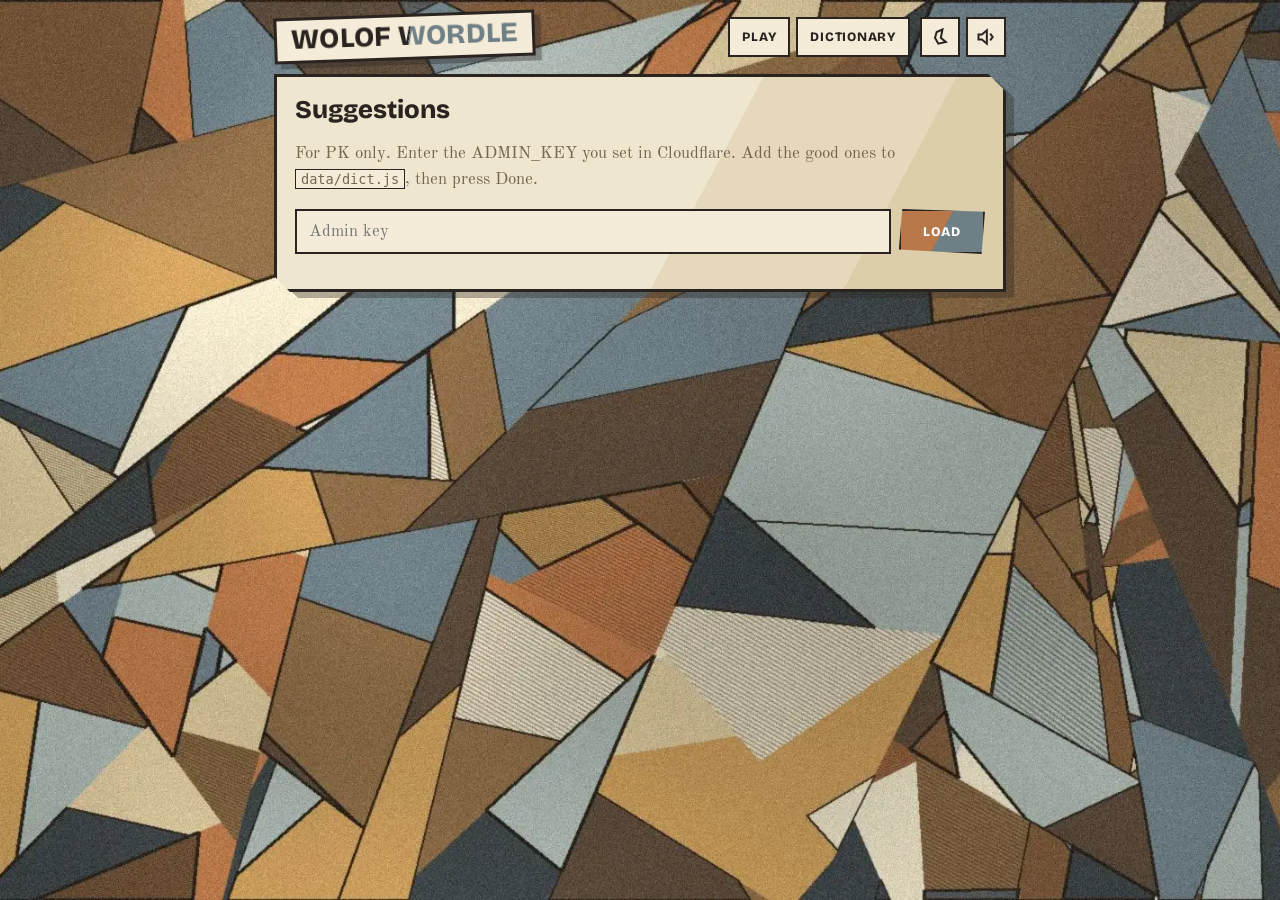
<file: review/index.html>
<!DOCTYPE html>
<html lang="en">
<head>
  <meta charset="utf-8">
  <meta name="viewport" content="width=device-width, initial-scale=1">
  <meta name="robots" content="noindex">
  <title>Review suggestions - Wolof Wordle</title>
  <meta name="theme-color" content="#d9c7a3">
  <link rel="icon" href="../icon.svg" type="image/svg+xml">
  <script src="../assets/theme.js"></script>
  <link rel="stylesheet" href="../assets/site.css?v=2">
  <style>
    .list { display: grid; gap: 12px; margin-top: 16px; }
    .s .hw { font: 800 1.3rem var(--display); }
    .s pre { white-space: pre-wrap; margin: 8px 0; font: 0.95rem var(--body); }
    .s .meta { font-size: .85rem; }
    code { background: var(--plaque); border: 1px solid var(--line); padding: 1px 5px; font-size: .85rem; }
  </style>
</head>
<body data-page="review">
  <main>
    <div class="wrap-shadow"><section class="card">
      <h1>Suggestions</h1>
      <p class="muted">For PK only. Enter the ADMIN_KEY you set in Cloudflare. Add the good ones to <code>data/dict.js</code>, then press Done.</p>
      <form class="row" id="f"><input class="field" id="key" type="password" placeholder="Admin key" style="flex:1;min-width:180px"><button class="btn primary">Load</button></form>
      <p id="status" class="muted"></p>
    </section></div>
    <div class="list" id="list"></div>
  </main>
  <script src="../assets/site.js?v=2"></script>
  <script>
    const $ = id => document.getElementById(id);
    $("key").value = store.get("admin-key", "");
    async function load() {
      const key = $("key").value.trim(); store.set("admin-key", key);
      $("status").textContent = "Loading...";
      try {
        const r = await fetch(`../api/suggest?key=${encodeURIComponent(key)}`);
        if (!r.ok) throw new Error(r.status === 404 ? "Wrong key" : "Error " + r.status);
        const { count, suggestions } = await r.json();
        $("status").textContent = `${count} waiting`;
        $("list").innerHTML = suggestions.map(s => `<div class="wrap-shadow"><div class="card s">
          <span class="tag">${s.kind === "fix" ? "Correction" : "New word"}</span>
          <div class="hw">${escapeHtml(s.wolof)}</div><div>${escapeHtml(s.english)}</div>
          ${s.note ? `<pre>${escapeHtml(s.note)}</pre>` : ""}
          <div class="meta muted">${escapeHtml(s.who || "anonymous")} · ${escapeHtml(s.country || "")} · ${new Date(s.at).toLocaleString()}</div>
          <p><code>["${escapeHtml(s.wolof)}", "n", "${escapeHtml(s.english)}", "more"],</code></p>
          <button class="btn" data-id="${escapeHtml(s.id)}">Done</button></div></div>`).join("");
      } catch (e) { $("status").textContent = e.message; }
    }
    $("f").onsubmit = e => { e.preventDefault(); load(); };
    $("list").onclick = async e => {
      const b = e.target.closest("[data-id]"); if (!b) return;
      await fetch(`../api/suggest?key=${encodeURIComponent($("key").value)}&id=${encodeURIComponent(b.dataset.id)}`, { method: "DELETE" });
      b.closest(".wrap-shadow").remove();
    };
    if ($("key").value) load();
  </script>
</body>
</html>
</file>
<file: assets/site.css>
/* Wolof Wordle: two Picasso rooms borrowed from Jangal's gallery themes.
   Day   = Cubist      (faceted planes in ochre, umber and slate)
   Night = Blue Period (a quiet room painted only in blues)          */

@font-face { font-family: 'Bricolage Grotesque'; src: url('fonts/bricolage-grotesque-400.woff2') format('woff2'); font-weight: 400; font-display: swap; }
@font-face { font-family: 'Bricolage Grotesque'; src: url('fonts/bricolage-grotesque-800.woff2') format('woff2'); font-weight: 800; font-display: swap; }
@font-face { font-family: 'Old Standard TT'; src: url('fonts/old-standard-tt-400.woff2') format('woff2'); font-weight: 400; font-style: normal; font-display: swap; }
@font-face { font-family: 'Old Standard TT'; src: url('fonts/old-standard-tt-400i.woff2') format('woff2'); font-weight: 400; font-style: italic; font-display: swap; }
@font-face { font-family: 'Old Standard TT'; src: url('fonts/old-standard-tt-700.woff2') format('woff2'); font-weight: 700; font-style: normal; font-display: swap; }

:root, [data-theme='cubist'] {
  color-scheme: light;
  --bg: #d9c7a3;
  --paper: #efe6cf; --paper-2: #e6d9bb; --paper-3: #dccdab; --plaque: #f4ecd8;
  --ink: #2a2420; --ink-2: #4b3f33; --muted: #75664f;
  --line: #2a2420; --line-w: 3px;
  --slate: #6f7f86; --ochre: #b9784a; --umber: #8a6a46;
  --accent: #6f7f86; --on-accent: #fff;
  --ok: #56707c; --ok-2: #48606b; --near: #c98a3e; --near-2: #b57a31; --tile-on: #fff;
  --no: #5b4a3a; --no-2: #4e3f31; --no-ink: #d9c7a3;
  --shadow: rgba(42, 36, 32, 0.35);
  --art: url('art/cubist.webp');
  --card-bg: linear-gradient(118deg, var(--paper) 0 58%, var(--paper-2) 58% 81%, var(--paper-3) 81%);
  --title-bg: linear-gradient(100deg, var(--ink) 52%, var(--slate) 52%);
  --display: 'Bricolage Grotesque', 'Segoe UI', system-ui, sans-serif;
  --body: 'Old Standard TT', Georgia, 'Times New Roman', serif;
  --facet: polygon(0 0, calc(100% - 18px) 0, 100% 18px, 100% 100%, 16px 100%, 0 calc(100% - 16px));
}
[data-theme='blueperiod'] {
  color-scheme: dark;
  --bg: #0b1626;
  --paper: #11233b; --paper-2: #142a46; --paper-3: #17304f; --plaque: #0f1f35;
  --ink: #dbe6f1; --ink-2: #a9bdd2; --muted: #7890aa;
  --line: #050b14; --line-w: 3px;
  --slate: #8fb3d9; --ochre: #c9a96a; --umber: #5f87b3;
  --accent: #8fb3d9; --on-accent: #0b1626;
  --ok: #7fa6d1; --ok-2: #6b93c0; --near: #c9a96a; --near-2: #b6965a; --tile-on: #0b1626;
  --no: #34475f; --no-2: #2d3f55; --no-ink: #a3b5c9;
  --shadow: rgba(0, 0, 0, 0.5);
  --art: url('art/blueperiod.webp');
  --card-bg: linear-gradient(118deg, var(--paper) 0 58%, var(--paper-2) 58% 81%, var(--paper-3) 81%);
  --title-bg: linear-gradient(100deg, #dbe6f1 52%, #8fb3d9 52%);
}

* { box-sizing: border-box; }
html { -webkit-text-size-adjust: 100%; }
body {
  margin: 0; min-height: 100vh; min-height: 100dvh; color: var(--ink); font: 17px/1.5 var(--body);
  background: var(--bg) var(--art) center / cover fixed no-repeat;
  display: flex; flex-direction: column;
}
/* iOS ignores background-attachment: fixed; a fixed layer behaves the same everywhere */
body::before { content: ''; position: fixed; inset: 0; z-index: -1; background: var(--bg) var(--art) center / cover no-repeat; }
a { color: inherit; }
button, input, textarea, select { font: inherit; color: inherit; }
:focus-visible { outline: 3px solid var(--ochre); outline-offset: 2px; }
.sr { position: absolute; width: 1px; height: 1px; overflow: hidden; clip: rect(0 0 0 0); white-space: nowrap; }

/* ---------- top bar ---------- */
.topbar {
  display: flex; align-items: center; gap: 10px; flex-wrap: wrap;
  width: 100%; max-width: 760px; margin: 0 auto; padding: 14px 14px 6px;
}
.logo {
  display: inline-block; text-decoration: none; padding: 4px 14px 5px; transform: rotate(-2deg);
  background: var(--plaque); border: var(--line-w) solid var(--line); box-shadow: 6px 5px 0 var(--shadow);
  font: 800 clamp(1.3rem, 5vw, 1.75rem)/1.1 var(--display); text-transform: uppercase; letter-spacing: 0.01em;
}
.logo span { background: var(--title-bg); -webkit-background-clip: text; background-clip: text; color: transparent; }
.nav { display: flex; gap: 6px; margin-left: auto; }
.nav a, .iconbtn {
  display: inline-grid; place-items: center; min-height: 40px; padding: 0 12px; text-decoration: none; cursor: pointer;
  background: var(--plaque); border: 2px solid var(--line); font: 800 0.8rem var(--display); text-transform: uppercase; letter-spacing: 0.06em;
}
.nav a[aria-current='page'] { background: var(--ink); color: var(--paper); clip-path: polygon(0 10%, 100% 0, 96% 100%, 3% 88%); }
.nav a:hover { background: var(--paper-3); }
.nav a[aria-current='page']:hover { background: var(--ink); }
.tools { display: flex; gap: 6px; }
.iconbtn { width: 40px; padding: 0; }
.iconbtn svg { width: 20px; height: 20px; }
@media (max-width: 520px) {
  .topbar { gap: 8px; }
  .nav { order: 3; margin-left: 0; width: 100%; }
  .nav a { flex: 1; }
  .tools { margin-left: auto; }
}

/* ---------- the faceted card ---------- */
main { width: 100%; max-width: 760px; margin: 0 auto; padding: 8px 14px 24px; flex: 1; }
.card {
  background: var(--card-bg); border: var(--line-w) solid var(--line); clip-path: var(--facet);
  padding: 18px; filter: drop-shadow(8px 6px 0 var(--shadow));
}
.wrap-shadow { filter: drop-shadow(8px 6px 0 var(--shadow)); }
.wrap-shadow > .card { filter: none; }
h1, h2, h3 { font-family: var(--display); font-weight: 800; line-height: 1.15; margin: 0 0 10px; }
h2 { font-size: 1.15rem; text-transform: uppercase; letter-spacing: 0.04em; }
.muted { color: var(--muted); }
.center { text-align: center; }
.italic { font-style: italic; }

/* ---------- buttons ---------- */
.btn {
  display: inline-flex; align-items: center; justify-content: center; gap: 8px; min-height: 44px; padding: 0 16px; cursor: pointer;
  background: var(--plaque); border: 2px solid var(--line); text-decoration: none;
  font: 800 0.82rem var(--display); text-transform: uppercase; letter-spacing: 0.06em;
}
.btn:hover { background: var(--paper-3); }
.btn:active { transform: translate(1px, 2px); }
.btn.primary {
  color: #fff; border-color: var(--line); background: linear-gradient(118deg, var(--ochre) 50%, var(--slate) 50%);
  clip-path: polygon(4% 0, 100% 6%, 96% 100%, 0 90%); padding: 0 22px;
}
[data-theme='blueperiod'] .btn.primary { color: #0b1626; background: linear-gradient(118deg, #b9d0e8 50%, #8fb3d9 50%); }
.btn.primary:hover { filter: brightness(1.07); }
.btn.on { background: var(--ink); color: var(--paper); }
.row { display: flex; gap: 8px; flex-wrap: wrap; }

/* ---------- dialogs ---------- */
dialog {
  width: min(92vw, 440px); max-height: 88vh; overflow: auto; padding: 22px; color: var(--ink);
  background: var(--card-bg); border: var(--line-w) solid var(--line); clip-path: var(--facet);
}
dialog::backdrop { background: rgba(20, 16, 12, 0.6); }
[data-theme='blueperiod'] dialog::backdrop { background: rgba(2, 6, 12, 0.7); }
dialog h2 { font-size: 1.35rem; transform: rotate(-1deg); }
dialog p { margin: 0 0 10px; }
.x { position: absolute; top: 12px; right: 18px; }

/* ---------- forms ---------- */
label { display: block; font: 800 0.75rem var(--display); text-transform: uppercase; letter-spacing: 0.06em; margin: 12px 0 4px; }
label .muted { text-transform: none; letter-spacing: 0; font: italic 400 0.85rem var(--body); }
.field {
  width: 100%; padding: 10px 12px; background: var(--plaque); border: 2px solid var(--line); border-radius: 0;
  font: 1.05rem var(--body);
}
textarea.field { min-height: 70px; resize: vertical; }
.field:focus { outline: 3px solid var(--ochre); outline-offset: 0; }

/* ---------- toast ---------- */
.toast {
  position: fixed; left: 50%; top: 84px; transform: translate(-50%, -12px) rotate(-1.5deg); opacity: 0; pointer-events: none; z-index: 50;
  padding: 8px 16px; background: var(--ink); color: var(--paper); border: 2px solid var(--line);
  font: 800 0.95rem var(--display); transition: opacity .18s, transform .18s; max-width: 90vw; text-align: center;
}
.toast.show { opacity: 1; transform: translate(-50%, 0) rotate(-1.5deg); }

/* ---------- footer ---------- */
.foot { text-align: center; padding: 6px 14px 18px; font-size: 0.85rem; }
.foot span { background: var(--plaque); border: 2px solid var(--line); padding: 3px 10px; display: inline-block; transform: rotate(0.8deg); }

/* the painter's signature, bottom right of the canvas */
.foot .sig {
  margin: 10px 0 0; text-align: right; padding-right: 6px;
  font: italic 700 1.35rem var(--body); color: var(--ink);
  transform: rotate(-4deg); text-shadow: 2px 2px 0 var(--plaque), -1px -1px 0 var(--plaque);
}

/* ---------- confetti (cubist shards) ---------- */
canvas.fx { position: fixed; inset: 0; pointer-events: none; z-index: 60; }

@media (prefers-reduced-motion: reduce) {
  *, *::before, *::after { animation-duration: 0.01ms !important; transition-duration: 0.01ms !important; }
}
</file>
